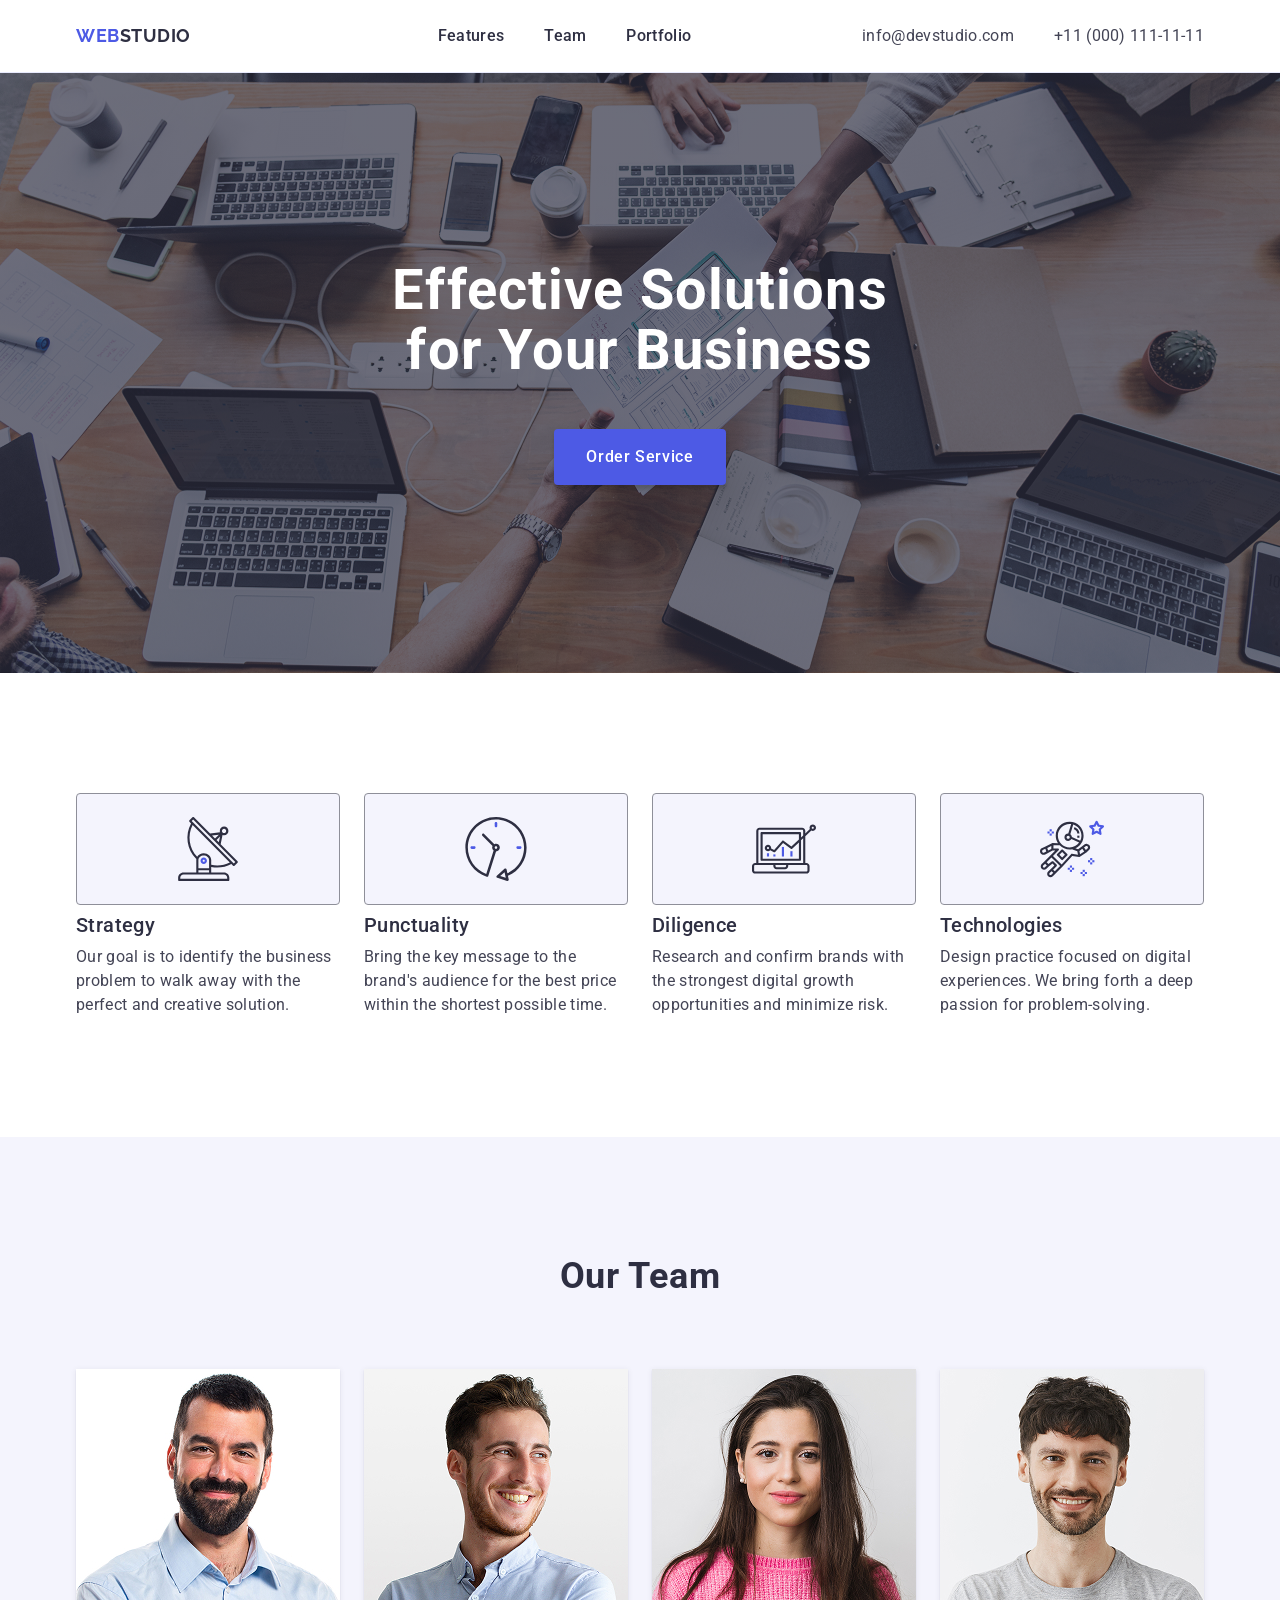
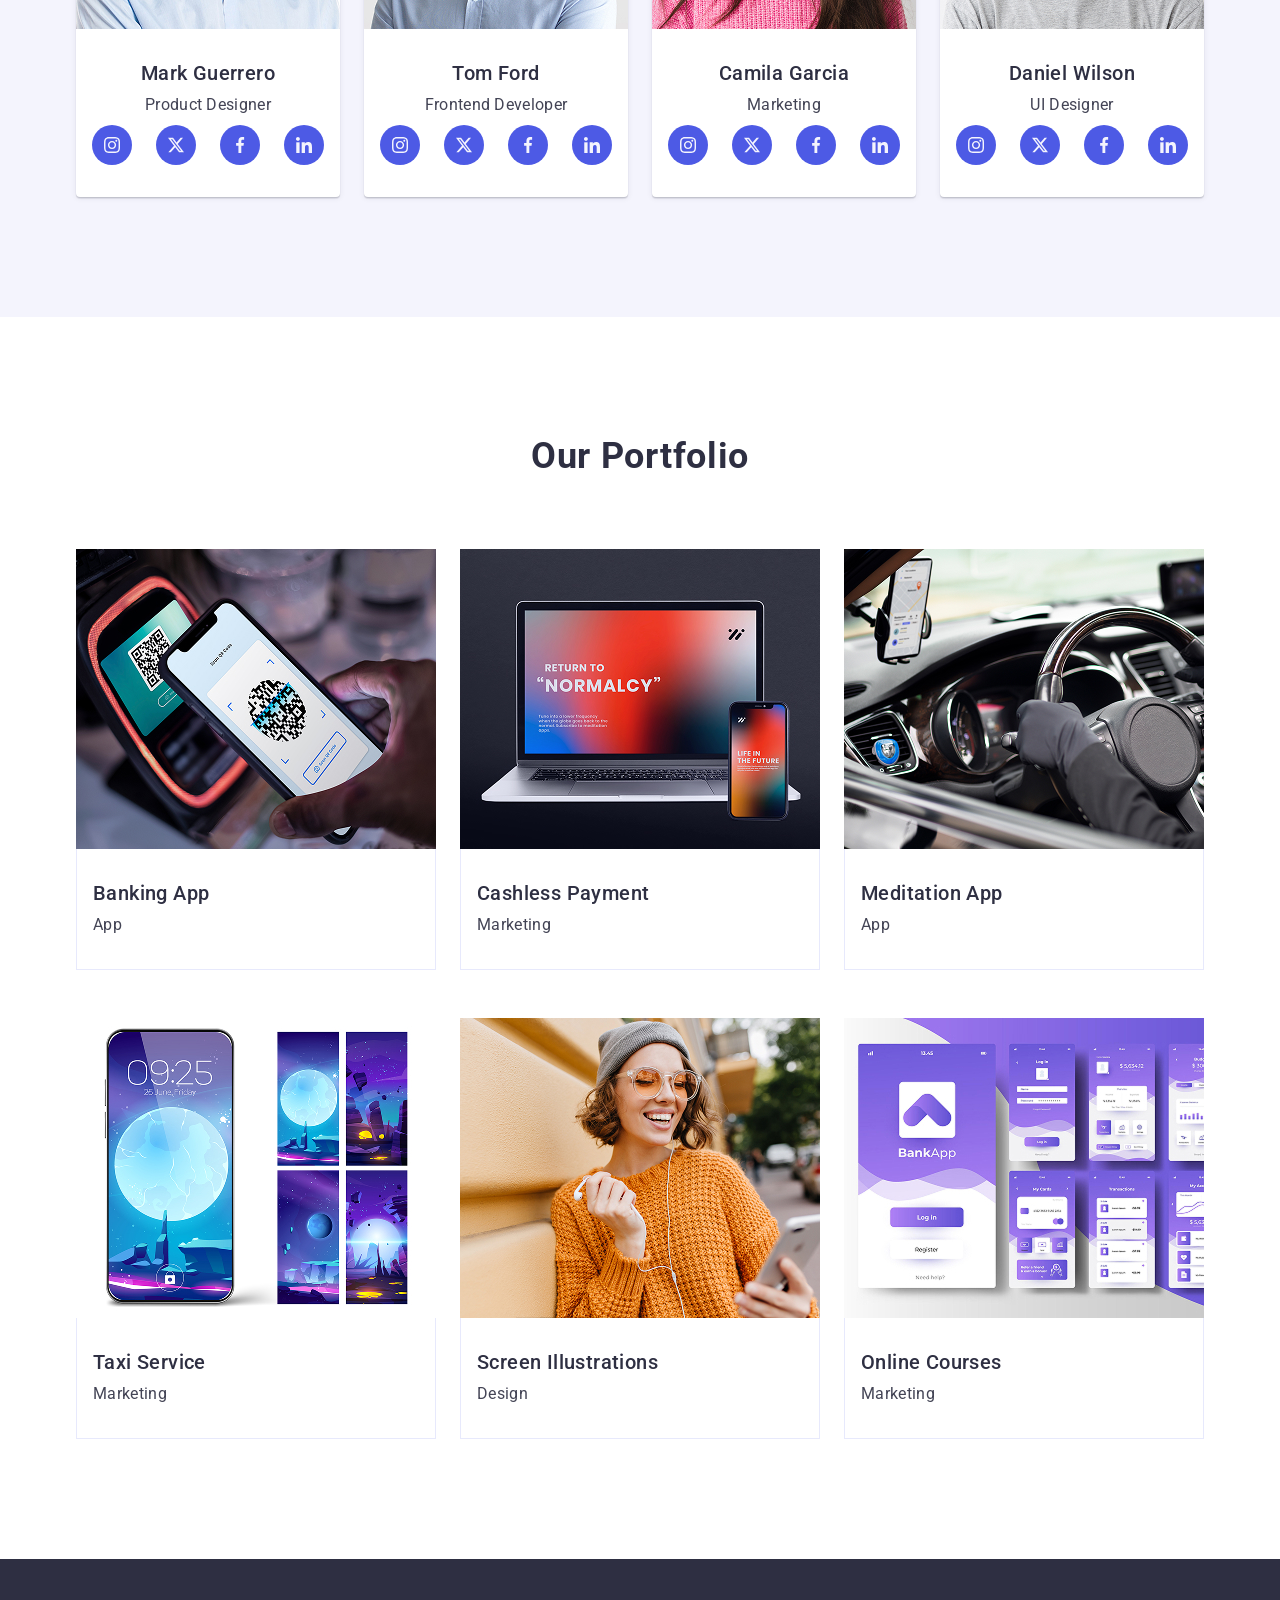
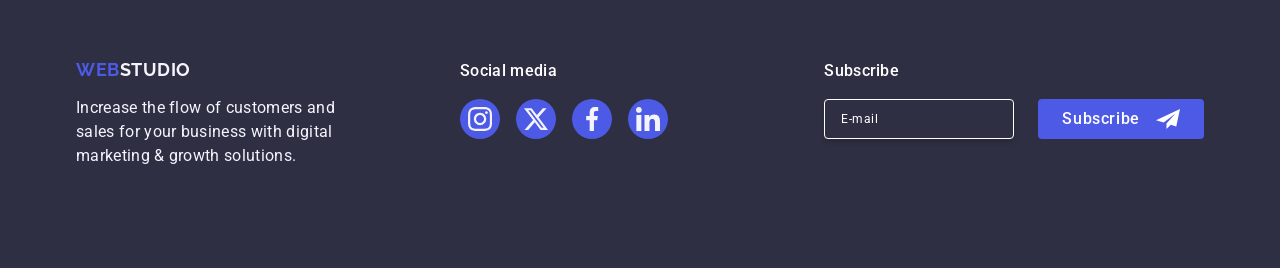
<file: index.html>
<!doctype html>
<html lang="en">
  <head>
    <meta charset="UTF-8" />
    <meta name="viewport" content="width=device-width, initial-scale=1.0" />
    <title>Document</title>

    <link rel="preconnect" href="https://fonts.googleapis.com" />
    <link rel="preconnect" href="https://fonts.gstatic.com" crossorigin />
    <link
      href="https://fonts.googleapis.com/css2?family=Raleway:wght@700&family=Roboto:wght@100..900&display=swap"
      rel="stylesheet"
    />
    <link
      rel="stylesheet"
      href="https://cdnjs.cloudflare.com/ajax/libs/modern-normalize/3.0.1/modern-normalize.min.css"
      integrity="sha512-q6WgHqiHlKyOqslT/lgBgodhd03Wp4BEqKeW6nNtlOY4quzyG3VoQKFrieaCeSnuVseNKRGpGeDU3qPmabCANg=="
      crossorigin="anonymous"
      referrerpolicy="no-referrer"
    />
    <link rel="stylesheet" href="./css/main.css" />
  </head>
  <body>
    <header id="header" class="header">
      <div class="container header-container">
        <a href="./index.html" class="header-logo">
          <span class="header-logo-web">Web</span
          ><span class="header-logo-studio">Studio</span>
        </a>
        <nav class="header-nav">
          <ul class="header-nav-list">
            <li class="header-nav-item">
              <a href="#features" class="header-nav-link current">Features</a>
            </li>
            <li class="header-nav-item">
              <a href="#team" class="header-nav-link">Team</a>
            </li>
            <li class="header-nav-item">
              <a href="#portfolio" class="header-nav-link">Portfolio</a>
            </li>
          </ul>
        </nav>

        <address class="header-address">
          <ul class="header-address-list">
            <li>
              <a href="mailto:info@devstudio.com" class="header-address-link"
                >info@devstudio.com</a
              >
            </li>
            <li>
              <a href="tel:+110001111111" class="header-address-link"
                >+11 (000) 111-11-11</a
              >
            </li>
          </ul>
        </address>
        <button
          class="menu-open-btn"
          type="button"
          aria-label="Open menu"
          data-menu-open
        >
          <svg width="24" height="24">
            <use href="./images/icons.svg#icon-burger"></use>
          </svg>
        </button>
      </div>
    </header>
    <main>
      <section id="hero" class="hero">
        <div class="container">
          <h1 class="hero-title">Effective Solutions for Your Business</h1>
          <button type="button" class="hero-btn" data-modal-open>
            Order Service
          </button>
        </div>
      </section>
      <section id="features" class="features">
        <div class="container">
          <h2 class="sr-only">Our features</h2>

          <ul class="features-list">
            <li class="features-item">
              <div class="features-icon-box">
                <svg class="features-icon" width="64" height="64">
                  <use href="./images/icons.svg#antena"></use>
                </svg>
              </div>
              <h3 class="features-title">Strategy</h3>
              <p class="features-text">
                Our goal is to identify the business problem to walk away with
                the perfect and creative solution.
              </p>
            </li>

            <li class="features-item">
              <div class="features-icon-box">
                <svg class="features-icon" width="64" height="64">
                  <use href="./images/icons.svg#clock"></use>
                </svg>
              </div>
              <h3 class="features-title">Punctuality</h3>
              <p class="features-text">
                Bring the key message to the brand's audience for the best price
                within the shortest possible time.
              </p>
            </li>

            <li class="features-item">
              <div class="features-icon-box">
                <svg class="features-icon" width="64" height="64">
                  <use href="./images/icons.svg#diagram"></use>
                </svg>
              </div>
              <h3 class="features-title">Diligence</h3>
              <p class="features-text">
                Research and confirm brands with the strongest digital growth
                opportunities and minimize risk.
              </p>
            </li>

            <li class="features-item">
              <div class="features-icon-box">
                <svg class="features-icon" width="64" height="64">
                  <use href="./images/icons.svg#astronaut"></use>
                </svg>
              </div>
              <h3 class="features-title">Technologies</h3>
              <p class="features-text">
                Design practice focused on digital experiences. We bring forth a
                deep passion for problem-solving.
              </p>
            </li>
          </ul>
        </div>
      </section>
      <section id="team" class="team">
        <div class="container">
          <h2 class="team-title">Our Team</h2>
          <ul class="team-list">
            <li class="team-item">
              <img
                src="./images/team-1.jpg"
                srcset="./images/team-1.jpg 1x, ./images/team-1@2x.jpg 2x"
                alt="Mark Guerrero"
                width="264"
                height="260"
              />
              <div class="team-card-content">
                <h3 class="team-subtitle">Mark Guerrero</h3>
                <p class="team-text">Product Designer</p>
                <ul class="team-social-list">
                  <li class="team-social-item">
                    <a
                      class="team-social-link"
                      href="./images/icons.svg#instagram"
                      aria-label="Instagram"
                    >
                      <svg class="team-social-icon" width="16" height="16">
                        <use href="./images/icons.svg#instagram"></use>
                      </svg>
                    </a>
                  </li>
                  <li class="team-social-item">
                    <a
                      class="team-social-link"
                      href="./images/icons.svg#twitter"
                      aria-label="Twitter"
                    >
                      <svg class="team-social-icon" width="16" height="16">
                        <use href="./images/icons.svg#twitter"></use>
                      </svg>
                    </a>
                  </li>
                  <li class="team-social-item">
                    <a
                      class="team-social-link"
                      href="./images/icons.svg#facebook"
                      aria-label="Facebook"
                    >
                      <svg class="team-social-icon" width="16" height="16">
                        <use href="./images/icons.svg#facebook"></use>
                      </svg>
                    </a>
                  </li>
                  <li class="team-social-item">
                    <a
                      class="team-social-link"
                      href="./images/icons.svg#linkedin"
                      aria-label="LinkedIn"
                    >
                      <svg class="team-social-icon" width="16" height="16">
                        <use href="./images/icons.svg#linkedin"></use>
                      </svg>
                    </a>
                  </li>
                </ul>
              </div>
            </li>
            <li class="team-item">
              <img
                src="./images/team-2.jpg"
                srcset="./images/team-2.jpg 1x, ./images/team-2@2x.jpg 2x"
                alt="Tom Ford"
                width="264"
                height="260"
              />
              <div class="team-card-content">
                <h3 class="team-subtitle">Tom Ford</h3>
                <p class="team-text">Frontend Developer</p>
                <ul class="team-social-list">
                  <li class="team-social-item">
                    <a class="team-social-link" href="" aria-label="Instagram">
                      <svg class="team-social-icon" width="16" height="16">
                        <use href="./images/icons.svg#instagram"></use>
                      </svg>
                    </a>
                  </li>
                  <li class="team-social-item">
                    <a class="team-social-link" href="" aria-label="Twitter">
                      <svg class="team-social-icon" width="16" height="16">
                        <use href="./images/icons.svg#twitter"></use>
                      </svg>
                    </a>
                  </li>
                  <li class="team-social-item">
                    <a class="team-social-link" href="" aria-label="Facebook">
                      <svg class="team-social-icon" width="16" height="16">
                        <use href="./images/icons.svg#facebook"></use>
                      </svg>
                    </a>
                  </li>
                  <li class="team-social-item">
                    <a class="team-social-link" href="" aria-label="LinkedIn">
                      <svg class="team-social-icon" width="16" height="16">
                        <use href="./images/icons.svg#linkedin"></use>
                      </svg>
                    </a>
                  </li>
                </ul>
              </div>
            </li>
            <li class="team-item">
              <img
                src="./images/team-3.jpg"
                srcset="./images/team-3.jpg 1x, ./images/team-3@2x.jpg 2x"
                alt="Camila Garcia"
                width="264"
                height="260"
              />
              <div class="team-card-content">
                <h3 class="team-subtitle">Camila Garcia</h3>
                <p class="team-text">Marketing</p>
                <ul class="team-social-list">
                  <li class="team-social-item">
                    <a class="team-social-link" href="" aria-label="Instagram">
                      <svg class="team-social-icon" width="16" height="16">
                        <use href="./images/icons.svg#instagram"></use>
                      </svg>
                    </a>
                  </li>
                  <li class="team-social-item">
                    <a class="team-social-link" href="" aria-label="Twitter">
                      <svg class="team-social-icon" width="16" height="16">
                        <use href="./images/icons.svg#twitter"></use>
                      </svg>
                    </a>
                  </li>
                  <li class="team-social-item">
                    <a class="team-social-link" href="" aria-label="Facebook">
                      <svg class="team-social-icon" width="16" height="16">
                        <use href="./images/icons.svg#facebook"></use>
                      </svg>
                    </a>
                  </li>
                  <li class="team-social-item">
                    <a class="team-social-link" href="" aria-label="LinkedIn">
                      <svg class="team-social-icon" width="16" height="16">
                        <use href="./images/icons.svg#linkedin"></use>
                      </svg>
                    </a>
                  </li>
                </ul>
              </div>
            </li>
            <li class="team-item">
              <img
                src="./images/team-4.jpg"
                srcset="./images/team-4.jpg 1x, ./images/team-4@2x.jpg 2x"
                alt="Daniel Wilson"
                width="264"
                height="260"
              />
              <div class="team-card-content">
                <h3 class="team-subtitle">Daniel Wilson</h3>
                <p class="team-text">UI Designer</p>
                <ul class="team-social-list">
                  <li class="team-social-item">
                    <a
                      class="team-social-link"
                      href="./images/icons.svg#instagram"
                      aria-label="Instagram"
                    >
                      <svg class="team-social-icon" width="16" height="16">
                        <use href="./images/icons.svg#instagram"></use>
                      </svg>
                    </a>
                  </li>
                  <li class="team-social-item">
                    <a
                      class="team-social-link"
                      href="./images/icons.svg#twitter"
                      aria-label="Twitter"
                    >
                      <svg class="team-social-icon" width="16" height="16">
                        <use href="./images/icons.svg#twitter"></use>
                      </svg>
                    </a>
                  </li>
                  <li class="team-social-item">
                    <a
                      class="team-social-link"
                      href="./images/icons.svg#facebook"
                      aria-label="Facebook"
                    >
                      <svg class="team-social-icon" width="16" height="16">
                        <use href="./images/icons.svg#facebook"></use>
                      </svg>
                    </a>
                  </li>
                  <li class="team-social-item">
                    <a
                      class="team-social-link"
                      href="./images/icons.svg#linkedin"
                      aria-label="LinkedIn"
                    >
                      <svg class="team-social-icon" width="16" height="16">
                        <use href="./images/icons.svg#linkedin"></use>
                      </svg>
                    </a>
                  </li>
                </ul>
              </div>
            </li>
          </ul>
        </div>
      </section>
      <section id="portfolio" class="portfolio">
        <div class="container">
          <h2 class="portfolio-title">Our Portfolio</h2>
          <ul class="portfolio-list">
            <li class="portfolio-item">
              <div class="portfolio-thumb">
                <img
                  src="./images/portfolio-1.jpg"
                  srcset="
                    ./images/portfolio-1.jpg    1x,
                    ./images/portfolio-1@2x.jpg 2x
                  "
                  alt="Banking App"
                  width="360"
                  height="300"
                />
                <p class="portfolio-overlay">
                  14 Stylish and User-Friendly App Design Concepts · Task
                  Manager App · Calorie Tracker App · Exotic Fruit Ecommerce
                  Store · Cloud Storage App
                </p>
              </div>
              <div class="portfolio-card-content">
                <h3 class="portfolio-subtitle">Banking App</h3>
                <p class="portfolio-text">App</p>
              </div>
            </li>
            <li class="portfolio-item">
              <div class="portfolio-thumb">
                <img
                  src="./images/portfolio-2.jpg"
                  srcset="
                    ./images/portfolio-2.jpg    1x,
                    ./images/portfolio-2@2x.jpg 2x
                  "
                  alt="Cashless Payment"
                  width="360"
                  height="300"
                />
                <p class="portfolio-overlay">
                  14 Stylish and User-Friendly App Design Concepts · Task
                  Manager App · Calorie Tracker App · Exotic Fruit Ecommerce
                  Store · Cloud Storage App
                </p>
              </div>
              <div class="portfolio-card-content">
                <h3 class="portfolio-subtitle">Cashless Payment</h3>
                <p class="portfolio-text">Marketing</p>
              </div>
            </li>
            <li class="portfolio-item">
              <div class="portfolio-thumb">
                <img
                  src="./images/portfolio-3.jpg"
                  srcset="
                    ./images/portfolio-3.jpg    1x,
                    ./images/portfolio-3@2x.jpg 2x
                  "
                  alt="Meditation App"
                  width="360"
                  height="300"
                />
                <p class="portfolio-overlay">
                  14 Stylish and User-Friendly App Design Concepts · Task
                  Manager App · Calorie Tracker App · Exotic Fruit Ecommerce
                  Store · Cloud Storage App
                </p>
              </div>
              <div class="portfolio-card-content">
                <h3 class="portfolio-subtitle">Meditation App</h3>
                <p class="portfolio-text">App</p>
              </div>
            </li>
            <li class="portfolio-item">
              <div class="portfolio-thumb">
                <img
                  src="./images/portfolio-4.jpg"
                  srcset="
                    ./images/portfolio-4.jpg    1x,
                    ./images/portfolio-4@2x.jpg 2x
                  "
                  alt="Taxi Service"
                  width="360"
                  height="300"
                />
                <p class="portfolio-overlay">
                  14 Stylish and User-Friendly App Design Concepts · Task
                  Manager App · Calorie Tracker App · Exotic Fruit Ecommerce
                  Store · Cloud Storage App
                </p>
              </div>
              <div class="portfolio-card-content">
                <h3 class="portfolio-subtitle">Taxi Service</h3>
                <p class="portfolio-text">Marketing</p>
              </div>
            </li>
            <li class="portfolio-item">
              <div class="portfolio-thumb">
                <img
                  src="./images/portfolio-5.jpg"
                  srcset="
                    ./images/portfolio-5.jpg    1x,
                    ./images/portfolio-5@2x.jpg 2x
                  "
                  alt="Screen Illustrations"
                  width="360"
                  height="300"
                />
                <p class="portfolio-overlay">
                  14 Stylish and User-Friendly App Design Concepts · Task
                  Manager App · Calorie Tracker App · Exotic Fruit Ecommerce
                  Store · Cloud Storage App
                </p>
              </div>
              <div class="portfolio-card-content">
                <h3 class="portfolio-subtitle">Screen Illustrations</h3>
                <p class="portfolio-text">Design</p>
              </div>
            </li>
            <li class="portfolio-item">
              <div class="portfolio-thumb">
                <img
                  src="./images/portfolio.jpg"
                  srcset="
                    ./images/portfolio.jpg    1x,
                    ./images/portfolio@2x.jpg 2x
                  "
                  alt="Online Courses"
                  width="360"
                  height="300"
                />
                <p class="portfolio-overlay">
                  14 Stylish and User-Friendly App Design Concepts · Task
                  Manager App · Calorie Tracker App · Exotic Fruit Ecommerce
                  Store · Cloud Storage App
                </p>
              </div>
              <div class="portfolio-card-content">
                <h3 class="portfolio-subtitle">Online Courses</h3>
                <p class="portfolio-text">Marketing</p>
              </div>
            </li>
          </ul>
        </div>
      </section>
    </main>
    <footer id="footer" class="footer">
      <div class="container footer-container">
        <div class="footer-info">
          <a class="footer-logo" href="./index.html"
            >Web<span class="footer-logo-studio">Studio</span></a
          >
          <p class="footer-text">
            Increase the flow of customers and sales for your business with
            digital marketing & growth solutions.
          </p>
        </div>

        <div class="footer-social">
          <p class="footer-social-title">Social media</p>
          <ul class="footer-social-list">
            <li class="footer-social-item">
              <a
                class="footer-social-link"
                href="https://instagram.com"
                target="_blank"
                rel="noopener noreferrer"
                aria-label="Instagram"
              >
                <svg class="footer-social-icon" width="24" height="24">
                  <use href="./images/icons.svg#instagram"></use>
                </svg>
              </a>
            </li>
            <li class="footer-social-item">
              <a
                class="footer-social-link"
                href="https://twitter.com"
                target="_blank"
                rel="noopener noreferrer"
                aria-label="Twitter"
              >
                <svg class="footer-social-icon" width="24" height="24">
                  <use href="./images/icons.svg#twitter"></use>
                </svg>
              </a>
            </li>
            <li class="footer-social-item">
              <a
                class="footer-social-link"
                href="https://facebook.com"
                target="_blank"
                rel="noopener noreferrer"
                aria-label="Facebook"
              >
                <svg class="footer-social-icon" width="24" height="24">
                  <use href="./images/icons.svg#facebook"></use>
                </svg>
              </a>
            </li>
            <li class="footer-social-item">
              <a
                class="footer-social-link"
                href="https://linkedin.com"
                target="_blank"
                rel="noopener noreferrer"
                aria-label="LinkedIn"
              >
                <svg class="footer-social-icon" width="24" height="24">
                  <use href="./images/icons.svg#linkedin"></use>
                </svg>
              </a>
            </li>
          </ul>
        </div>
        <div class="footer-subscribe">
          <p class="footer-subscribe-title">Subscribe</p>
          <form class="footer-form" name="subscribe_form">
            <label class="footer-form-field">
              <input
                type="email"
                name="user_email"
                class="footer-input"
                placeholder="E-mail"
                aria-label="E-mail"
                required
              />
            </label>
            <button type="submit" class="footer-btn">
              Subscribe
              <svg class="footer-btn-icon" width="24" height="24">
                <use href="./images/icons.svg#send"></use>
              </svg>
            </button>
          </form>
        </div>
      </div>
    </footer>
    <div class="backdrop" id="modal" data-modal>
      <div class="modal">
        <button
          type="button"
          class="modal-close-btn"
          data-modal-close
          aria-label="Close modal"
        >
          <svg class="modal-close-icon" width="8" height="8">
            <use href="./images/icons.svg#close"></use>
          </svg>
        </button>

        <p class="modal-title">Leave your contacts and we will call you back</p>

        <form class="modal-form" name="order_form">
          <div class="modal-field">
            <label for="user-name" class="modal-label">Name</label>
            <div class="input-wrap">
              <input
                type="text"
                id="user-name"
                name="user_name"
                class="modal-input"
                required
              />
              <svg class="modal-icon" width="18" height="24">
                <use href="./images/icons.svg#person"></use>
              </svg>
            </div>
          </div>

          <div class="modal-field">
            <label for="user-phone" class="modal-label">Phone</label>
            <div class="input-wrap">
              <input
                type="tel"
                id="user-phone"
                name="user_phone"
                class="modal-input"
                required
              />
              <svg class="modal-icon" width="18" height="24">
                <use href="./images/icons.svg#phone"></use>
              </svg>
            </div>
          </div>

          <div class="modal-field">
            <label for="user-email" class="modal-label">Email</label>
            <div class="input-wrap">
              <input
                type="email"
                id="user-email"
                name="user_email"
                class="modal-input"
                required
              />
              <svg class="modal-icon" width="18" height="24">
                <use href="./images/icons.svg#email"></use>
              </svg>
            </div>
          </div>

          <div class="modal-field modal-field-comment">
            <label for="user-comment" class="modal-label">Comment</label>
            <textarea
              id="user-comment"
              name="user_comment"
              class="modal-textarea"
              placeholder="Text input"
            ></textarea>
          </div>

          <div class="modal-field-checkbox">
            <input
              type="checkbox"
              id="user-privacy"
              name="user_privacy"
              value="true"
              class="visually-hidden modal-checkbox"
              required
            />
            <label for="user-privacy" class="checkbox-label">
              <span class="custom-checkbox">
                <svg class="checkbox-icon" width="10" height="8">
                  <use href="./images/icons.svg#check-mark"></use>
                </svg>
              </span>
              <span class="checkbox-text">
                I accept the terms and conditions of the
                <a href="#" class="privacy-link">Privacy Policy</a>
              </span>
            </label>
          </div>

          <button type="submit" class="modal-submit-btn">Send</button>
        </form>
      </div>
    </div>

    <div id="mobile-menu" class="mobile-menu" data-menu>
      <div class="container mobile-container">
        <button
          class="mobile-menu-close-btn"
          type="button"
          aria-label="Close menu"
          data-menu-close
        >
          <svg
            class="mobile-menu-close-icon"
            width="8"
            height="8"
            viewBox="0 0 8 8"
            fill="none"
            xmlns="http://www.w3.org/2000/svg"
          >
            <path
              fill-rule="evenodd"
              clip-rule="evenodd"
              d="M8 0.805714L7.19429 0L4 3.19429L0.805714 0L0 0.805714L3.19429 4L0 7.19429L0.805714 8L4 4.805714L7.19429 8L8 7.19429L4.805714 4L8 0.805714Z"
              fill="#2E2F42"
            />
          </svg>
        </button>

        <nav class="mobile-menu-nav">
          <ul class="mobile-menu-nav-list">
            <li class="mobile-menu-nav-item">
              <a class="mobile-menu-nav-link current" href="./index.html"
                >Studio</a
              >
            </li>
            <li class="mobile-menu-nav-item">
              <a class="mobile-menu-nav-link" href="">Portfolio</a>
            </li>
            <li class="mobile-menu-nav-item">
              <a class="mobile-menu-nav-link" href="">Contacts</a>
            </li>
          </ul>
        </nav>

        <div class="mobile-menu-bottom">
          <address class="mobile-menu-address">
            <ul class="mobile-menu-address-list">
              <li class="mobile-menu-address-item">
                <a
                  class="mobile-menu-address-link accent"
                  href="tel:+110001111111"
                  >+11 (000) 111-11-11</a
                >
              </li>
              <li class="mobile-menu-address-item">
                <a
                  class="mobile-menu-address-link"
                  href="mailto:info@devstudio.com"
                  >info@devstudio.com</a
                >
              </li>
            </ul>
          </address>

          <ul class="mobile-menu-social-list">
            <li class="mobile-menu-social-item">
              <a
                class="mobile-menu-social-link"
                href=""
                target="_blank"
                rel="noopener noreferrer"
                aria-label="Instagram"
              >
                <svg class="mobile-menu-social-icon" width="24" height="24">
                  <use href="./images/icons.svg#instagram"></use>
                </svg>
              </a>
            </li>
            <li class="mobile-menu-social-item">
              <a
                class="mobile-menu-social-link"
                href=""
                target="_blank"
                rel="noopener noreferrer"
                aria-label="Twitter"
              >
                <svg class="mobile-menu-social-icon" width="24" height="24">
                  <use href="./images/icons.svg#twitter"></use>
                </svg>
              </a>
            </li>
            <li class="mobile-menu-social-item">
              <a
                class="mobile-menu-social-link"
                href=""
                target="_blank"
                rel="noopener noreferrer"
                aria-label="Facebook"
              >
                <svg class="mobile-menu-social-icon" width="24" height="24">
                  <use href="./images/icons.svg#facebook"></use>
                </svg>
              </a>
            </li>
            <li class="mobile-menu-social-item">
              <a
                class="mobile-menu-social-link"
                href=""
                target="_blank"
                rel="noopener noreferrer"
                aria-label="LinkedIn"
              >
                <svg class="mobile-menu-social-icon" width="24" height="24">
                  <use href="./images/icons.svg#linkedin"></use>
                </svg>
              </a>
            </li>
          </ul>
        </div>
      </div>
    </div>
    <script>
      (() => {
        const modalRefs = {
          openModalBtn: document.querySelector("[data-modal-open]"),
          closeModalBtn: document.querySelector("[data-modal-close]"),
          modal: document.querySelector("[data-modal]"),
        };

        if (
          modalRefs.openModalBtn &&
          modalRefs.closeModalBtn &&
          modalRefs.modal
        ) {
          modalRefs.openModalBtn.addEventListener("click", () => {
            modalRefs.modal.classList.add("is-open");
          });
          modalRefs.closeModalBtn.addEventListener("click", () => {
            modalRefs.modal.classList.remove("is-open");
          });
        }

        const openMenuBtn = document.querySelector("[data-menu-open]");
        const closeMenuBtn = document.querySelector("[data-menu-close]");
        const menu = document.querySelector("[data-menu]");

        if (openMenuBtn && closeMenuBtn && menu) {
          openMenuBtn.addEventListener("click", () => {
            menu.classList.remove("hide");
          });
          closeMenuBtn.addEventListener("click", () => {
            menu.classList.add("hide");
          });
        }
      })();
    </script>
  </body>
</html>
</file>
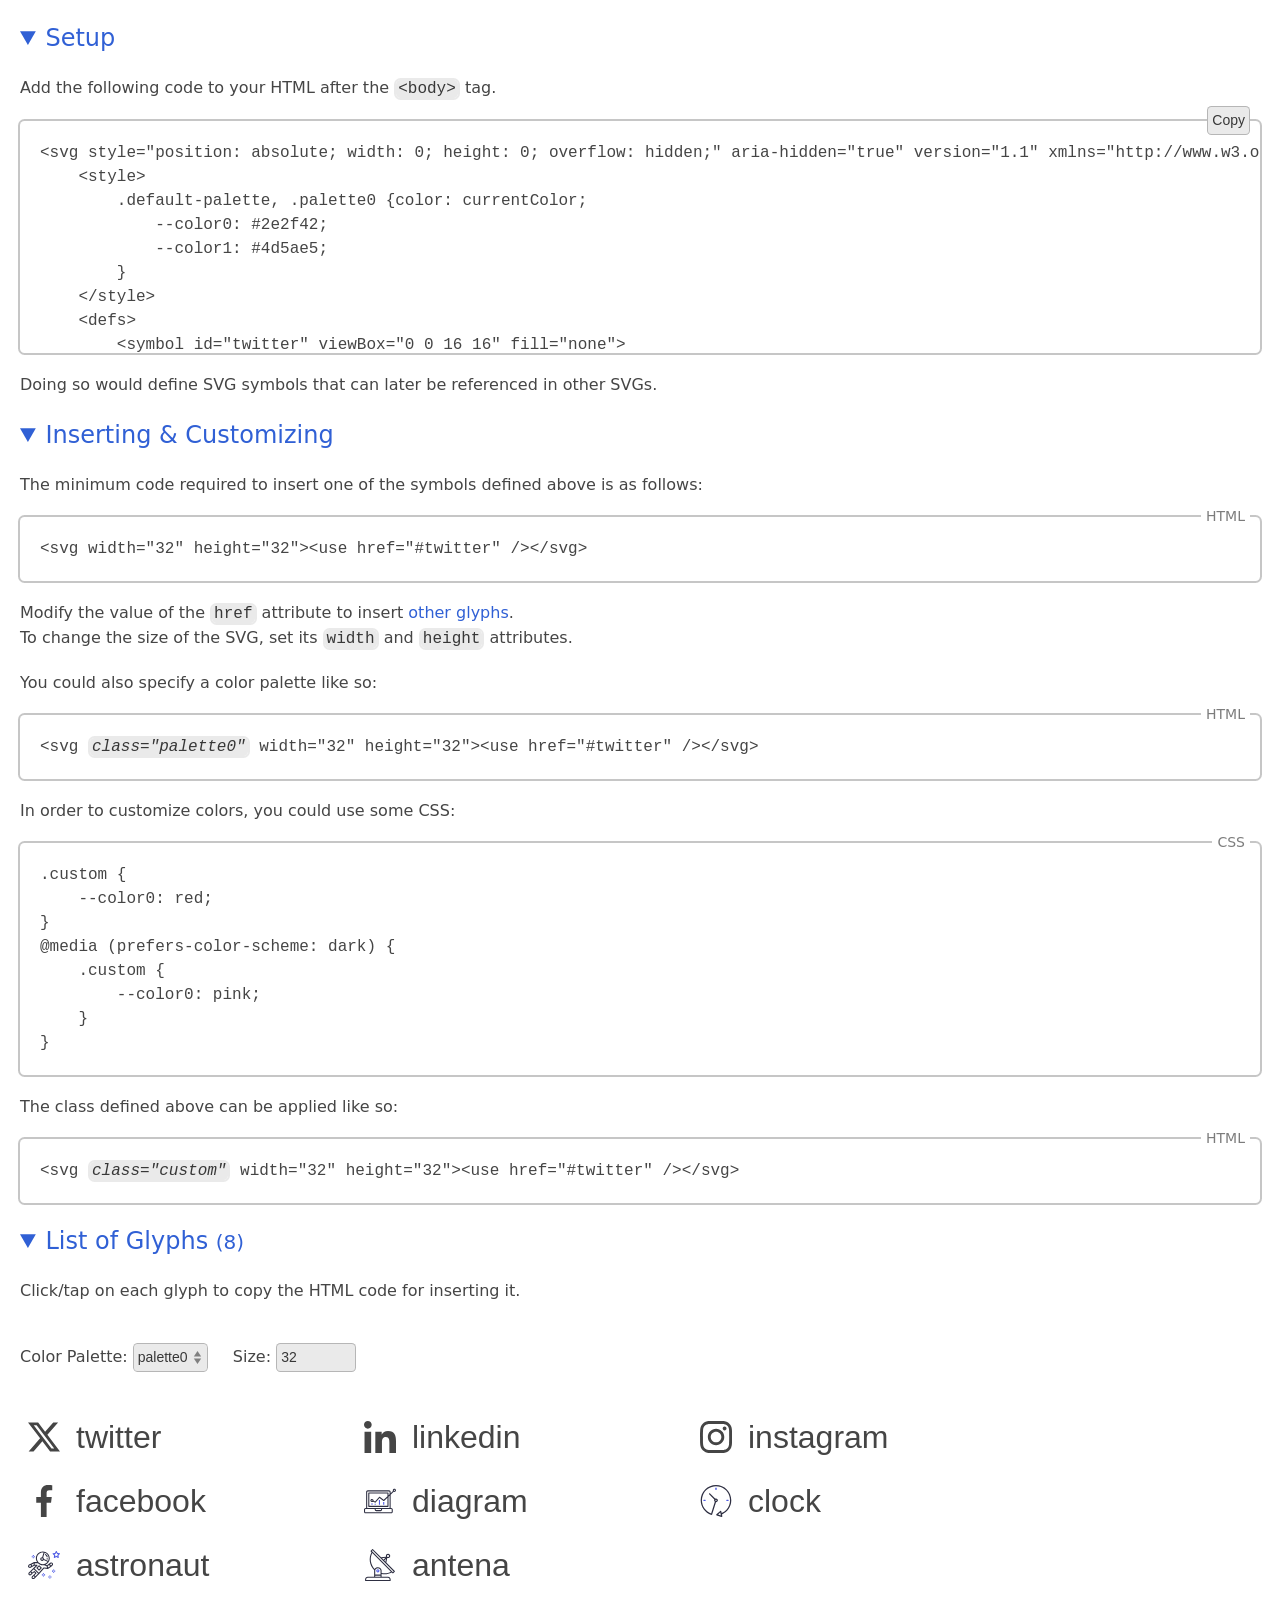
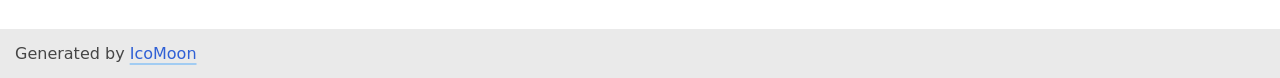
<file: images/icons/demo.html>
<!doctype html>
<html lang="en">
<head>
    <title>SVG symbol defs | Demo &amp; Reference</title>
    <meta charset="utf-8">
    <meta name="viewport" content="width=device-width, initial-scale=1">
    <meta name="description" content="">
    <!-- The following CSS is not required for using generated glyphs. -->
    <style>::selection{color:var(--off7);background:var(--blue2)}a{color:var(--blue0);text-decoration:none}a:active{color:var(--off7)}@media (hover){a:hover{color:var(--off7)}}.decoratedLinks a{text-decoration:underline;text-decoration-thickness:2px;text-decoration-skip-ink:none;text-decoration-color:var(--color, var(--blue2));text-underline-offset:4px;transition:text-decoration .3s,text-decoration-color .5s,text-underline-offset .3s,color .2s}.decoratedLinks a:hover{--color: var(--off5);text-underline-offset:6px}.decoratedLinks ._noLine,.undecoratedLinks a{text-decoration:none}.decoratedLinks a:focus-visible{text-decoration:none}@keyframes focusRingAnimation{0%{outline-width:4px}}:root,:root.light{color-scheme:light;background:var(--on2);color:var(--fg);font-family:ui-sans-serif,system-ui,-apple-system,sans-serif;font-size:16px;line-height:1.5;--bg: #eaeaea;--fg: #454545;--red-rgb: 215, 0, 21;--red: rgb(var(--red-rgb));--orange: rgb(242, 141, 0);--green: #00a100;--focus: rgba(0, 195, 255, .8);--blue0: #3060d5;--blue2: #a2ccf2;--on2: #fff;--off4: rgba(0, 0, 0, .2254);--off5: rgba(0, 0, 0, .5127);--off6: rgba(0, 0, 0, .7659);--off7: #000}@media (prefers-color-scheme: dark){:root{color-scheme:dark;--bg: #242424;--fg: #bababa;--red-rgb: 255, 105, 97;--red: rgb(var(--red-rgb));--orange: rgb(255, 159, 10);--green: #5eba6e;--focus: rgba(0, 137, 179, .8);--blue0: #8abbef;--blue2: #3e6486;--on2: #000;--off4: rgba(255, 255, 255, .1649);--off5: rgba(255, 255, 255, .4257);--off6: rgba(255, 255, 255, .8142);--off7: #fff}}:root.dark{color-scheme:dark;--bg: #242424;--fg: #bababa;--red-rgb: 255, 105, 97;--red: rgb(var(--red-rgb));--orange: rgb(255, 159, 10);--green: #5eba6e;--focus: rgba(0, 137, 179, .8);--blue0: #8abbef;--blue2: #3e6486;--on2: #000;--off4: rgba(255, 255, 255, .1649);--off5: rgba(255, 255, 255, .4257);--off6: rgba(255, 255, 255, .8142);--off7: #fff}.mvn{margin-bottom:0;margin-top:0}.rltv{position:relative}.monospace,code,pre{font-family:ui-monospace,SFMono-Regular,SF Mono,Menlo,Consolas,Liberation Mono,monospace}body{margin:0;min-height:calc(100vh - 20px);padding-top:20px}details,section{padding:0 20px}details{margin-bottom:20px}details[open]{margin-bottom:0}summary{color:var(--blue0);cursor:default;font-size:1.5em;width:fit-content}summary:hover,summary:active{color:var(--off7)}h1,summary{font-weight:500}h1,strong,code,em{color:var(--off6)}code,em{background:var(--bg);box-shadow:0 0 0 2px var(--bg);margin:0 2px;padding:0 2px}footer{background:var(--bg);line-height:19px;margin-top:20px;padding:15px;position:sticky;top:100%}p{max-width:76ch}p,pre{margin-bottom:20px;margin-top:20px}ul{list-style-position:inside;margin:20px 0;padding:20px}.br0,a,button,code,em,input,pre,select,summary,textarea,ul{border-radius:4.5px}input,select,.copy{box-shadow:inset 0 0 0 1px var(--off4);background-color:var(--bg);border:0;color:var(--off6);font-size:14px;line-height:19px;margin:0;padding:5px}input:hover,input:active,select:hover,select:active,.copy:hover,.copy:active{color:var(--off7);box-shadow:inset 0 0 0 1px var(--off5)}input:focus,select:focus,.copy:focus{box-shadow:none}select{appearance:none;background-image:url([data-uri]);background-position:right center;background-repeat:no-repeat;background-size:1.5em 50%;padding-right:20px}label{display:inline-block;margin:20px 20px 0 0}:focus-visible{outline:3px solid;outline-color:var(--focus);box-shadow:none}:focus-visible:not(:invalid){animation:focusRingAnimation .2s}pre{box-shadow:0 0 0 2px var(--off4);overflow:scroll;padding:20px;position:relative}textarea{background:none;border:0;box-shadow:0 0 0 2px var(--off4);color:var(--fg);display:block;font-size:1rem;margin:10px 0;min-height:1.5em;padding:5px;resize:vertical;width:calc(100% - 10px)}[data-lang]{position:relative}[data-lang]:after{background:var(--on2);border-radius:4.5px;color:var(--off5);content:attr(data-lang);font-size:14px;line-height:1;padding:2px 5px;position:absolute;right:10px;top:-.7em}.copy{position:absolute;right:10px;top:-15px}.copy:disabled{background:var(--on2);box-shadow:inset 0 0 0 1px var(--green);color:var(--green);font-weight:600}
._demo_glyphs {
    background: var(--background, transparent);
    display: flex;
    flex-wrap: wrap;
    margin: 20px -20px 0;
    padding: 5px 20px 20px;
}

@media (prefers-color-scheme: dark) {
    :root.light ._demo_glyphs {
        background: var(--background, #000);
        color: #bababa;
        --on2: #000;
        --off4: currentColor;
        --green: #5eba6e;
    }
}
@media (prefers-color-scheme: light) {
    :root.light ._demo_glyphs {
        background: var(--background, #fff);
        color: #454545;
        --on2: #fff;
        --off4: currentColor;
        --green: #00a100;
    }
}

._demo_glyph {
    background: none;
    border: none;
    color: var(--color);
    font-family: sans-serif !important;
    font-size: var(--glyph-size);
    line-height: 1;
    margin: 1rem 1rem 0 0;
    overflow: hidden;
    padding: 0.5rem;
    padding: max(0.5rem, 0.15625em);
    text-align: left;
    text-overflow: ellipsis;
    white-space: nowrap;
    width: 10em;
    width: max(10em, 15rem);
}
._demo_glyph span {
    pointer-events: none;
}
.centered {
    display: flex;
    align-items: center;
}
.glyphTitle {
    overflow: hidden;
    text-overflow: ellipsis;
    line-height: 1.25;
}
button._demo_glyph:hover {
    box-shadow: 0 0 0 2px var(--color, var(--off4));
}
button._demo_glyph:active {
    box-shadow: 0 0 0 2px var(--color, var(--fg));
}
button._demo_glyph._demo_copied {
    box-shadow: 0 0 0 2px var(--green);
}
._demo_copied {
    position: relative;
}
._demo_copied::before {
    content: "";
}
._demo_copied::after {
    align-items: center;
    background: linear-gradient(to left, var(--background, var(--on2)) 8ch, transparent);
    color: var(--color, var(--green));
    content: "✓ Copied";
    display: flex;
    font-family: ui-sans-serif,system-ui,-apple-system,sans-serif !important;
    font-size: max(1rem, 0.5em);
    height: 100%;
    justify-content: right;
    line-height: 1;
    padding-right: 0.5em;
    position: absolute;
    right: 0;
    top: 0;
    width: 50%;
}
#_demo_defs-wrapper {position: relative;} #_demo_setup {max-height: 8lh;} #_demo_size {width: 5em;} ._demo_glyph svg {flex-shrink: 0; margin-right: 1rem; pointer-events: none;} body {--glyph-size: 32px;}</style>
</head>
<body>
<svg style="position: absolute; width: 0; height: 0; overflow: hidden;" aria-hidden="true" version="1.1" xmlns="http://www.w3.org/2000/svg" xmlns:xlink="http://www.w3.org/1999/xlink">
    <style>
        .default-palette, .palette0 {color: currentColor;
            --color0: #2e2f42;
            --color1: #4d5ae5;
        }
    </style>
    <defs>
        <symbol id="twitter" viewBox="0 0 16 16" fill="none">
            <path fill="currentColor" d="M12.6 0.75h2.454l-5.36 6.142L16 15.25h-4.937l-3.867-5.07-4.425 5.07H0.316l5.733-6.57L0 0.75h5.063l3.495 4.633zM11.74 13.778h1.36L4.323 2.145H2.865z" />
            <defs>
                <clipPath id="clip0_1084833_106">
                    <rect fill="#fff" width="16" height="16" />
                </clipPath>
            </defs>
        </symbol>
        <symbol id="linkedin" viewBox="0 0 16 16" fill="none">
            <g fill="currentColor" clip-path="url(#clip0_1084833_106)">
                <path d="M15.996 16l4e-3-6e-4v-5.868c0-2.8707-0.618-5.082-3.974-5.082-1.6133 0-2.696 0.8853-3.138 1.7246l-0.0466 0 0-1.4566-3.182 0 0 10.682h3.3133V10.71c0-1.3926 0.264-2.7393 1.9887-2.7393 1.6993 0 1.7246 1.5893 1.7246 2.8287V16z" />
                <path d="M0.264 5.318l3.3174 0 0 10.682H0.264z" />
                <path d="M1.9214 0C0.8607 0 0 0.8607 0 1.9213s0.8607 1.9394 1.9214 1.9394 1.9213-0.8787 1.9213-1.9394C3.842 0.8607 2.9814 0 1.9214 0z" />
            </g>
        </symbol>
        <symbol id="instagram" viewBox="0 0 16 16" fill="none">
            <g fill="currentColor" clip-path="url(#clip0_1084833_106)">
                <path d="M15.9843 4.704c-0.0375-0.8501-0.175-1.4346-0.3719-1.941-0.2032-0.5376-0.5157-1.0189-0.9252-1.419-0.4001-0.4063-0.8846-0.7221-1.4159-0.922-0.5094-0.197-1.0908-0.3345-1.941-0.3719C10.4738 94e-4 10.2019 0 8.0296 0 5.8573 0 5.5854 94e-4 4.7321 0.0469 3.882 0.0844 3.2975 0.222 2.7912 0.4188 2.2535 0.6219 1.7722 0.9345 1.3721 1.344 0.9658 1.7441 0.6501 2.2286 0.45 2.7599 0.2531 3.2694 0.1156 3.8507 0.0781 4.7009c-0.0406 0.8565-0.05 1.1284-0.05 3.3007 0 2.1723 94e-4 2.4442 0.0469 3.2975 0.0374 0.8501 0.175 1.4346 0.372 1.941 0.2031 0.5376 0.5188 1.0189 0.9251 1.419 0.4001 0.4063 0.8846 0.7221 1.4159 0.9221 0.5095 0.1969 1.0908 0.3344 1.9411 0.3719C5.5823 15.9907 5.8543 16 8.0266 16c2.1723 0 2.4442-93e-4 3.2975-0.0469 0.8501-0.0375 1.4346-0.175 1.9409-0.3719 1.0753-0.4158 1.9254-1.2659 2.3412-2.3411 0.1968-0.5095 0.3344-1.0909 0.3719-1.941 0.0375-0.8533 0.0469-1.1252 0.0469-3.2975 0-2.1723-32e-4-2.4442-0.0407-3.2976zM14.5435 11.2366c-0.0345 0.7814-0.1657 1.2033-0.2751 1.4846-0.2689 0.6971-0.8221 1.2503-1.5191 1.5191-0.2813 0.1094-0.7063 0.2407-1.4847 0.275-0.8439 0.0376-1.097 0.0469-3.2318 0.0469-2.1348 0-2.3911-93e-4-3.232-0.0469-0.7814-0.0343-1.2033-0.1656-1.4846-0.275-0.3469-0.1282-0.6626-0.3313-0.9189-0.597-0.2657-0.2595-0.4688-0.572-0.597-0.9189-0.1094-0.2813-0.2407-0.7064-0.275-1.4847-0.0376-0.8439-0.0469-1.0971-0.0469-3.2319 0-2.1348 93e-4-2.3911 0.0469-3.2318 0.0343-0.7814 0.1656-1.2034 0.275-1.4847 0.1282-0.347 0.3313-0.6626 0.6002-0.919 0.2593-0.2657 0.5719-0.4688 0.9189-0.5969C3.6007 1.666 4.0258 1.5347 4.804 1.5003 5.6479 1.4628 5.9012 1.4534 8.0359 1.4534c2.1379 0 2.391 94e-4 3.2319 0.0469 0.7814 0.0344 1.2034 0.1657 1.4847 0.2751 0.3468 0.1281 0.6626 0.3312 0.9189 0.5969 0.2656 0.2594 0.4688 0.572 0.597 0.919 0.1094 0.2813 0.2406 0.7063 0.2751 1.4847 0.0375 0.8439 0.0469 1.097 0.0469 3.2318 0 2.1348-94e-4 2.3849-0.0469 3.2288z" />
                <path d="M8.0297 3.8914c-2.2692 0-4.1102 1.8409-4.1102 4.1101 0 2.2693 1.841 4.1102 4.1102 4.1102 2.2692 0 4.1101-1.8409 4.1101-4.1102 0-2.2692-1.8409-4.1101-4.1102-4.1101zM8.0297 10.6677c-1.4721 0-2.6662-1.194-2.6662-2.6662s1.1941-2.6661 2.6662-2.6661c1.4722 0 2.6661 1.1939 2.6661 2.6661s-1.1939 2.6662-2.6661 2.6662z" />
                <path d="M13.262 3.7289c0 0.5299-0.4297 0.9595-0.9597 0.9595-0.5299 0-0.9595-0.4296-0.9595-0.9595 0-0.53 0.4296-0.9596 0.9595-0.9596 0.53 0 0.9597 0.4296 0.9597 0.9596z" />
            </g>
        </symbol>
        <symbol id="facebook" viewBox="0 0 16 16" fill="none">
            <path fill="currentColor" d="M10.6647 2.6567l1.4606 0v-2.544C11.8733 0.078 11.0067 0 9.9973 0 7.8913 0 6.4487 1.3247 6.4487 3.7593l0 2.2407h-2.324l0 2.844h2.324l0 7.156H9.298V8.8447l2.23 0 0.354-2.844-2.5847 0 0-1.9594c7e-4-0.822 0.222-1.3846 1.3674-1.3846z" />
        </symbol>
        <symbol id="diagram" viewBox="0 0 64 64" fill="none">
            <g fill="var(--color1, #4d5ae5)" clip-path="url(#clip0_1065735_1558)">
                <path d="M29.851 29.9292h2.1323v9.595H29.851z" />
                <path d="M38.3799 34.1936h2.1322v5.3306h-2.1322z" />
                <path d="M21.3222 37.392h2.1322v2.1322h-2.1322z" />
                <path d="M14.9255 36.3258h2.1322v3.1983h-2.1322z" />
                <path fill="var(--color0, #2e2f42)" d="M3.1983 56.5819h51.1732c1.7663 0 3.1984-1.432 3.1984-3.1983v-4.2644c0-1.7663-1.4321-3.1984-3.1984-3.1984h-1.0661V19.3342l6.0557-5.7366c1.4055 0.6929 3.1067 0.2723 4.0265-0.9973 0.9204-1.2692 0.7913-3.0167-0.305-4.1369S60.2424 7.176 58.953 8.0677c-1.2889 0.8923-1.747 2.5836-1.0849 4.0042l-4.5627 4.3253v-2.4596c0-1.7663-1.432-3.1983-3.1983-3.1983H7.4628c-1.7663 0-3.1984 1.432-3.1984 3.1983l0 31.9832H3.1983C1.4321 45.9208 0 47.3529 0 49.1192v4.2644c0 1.7663 1.4321 3.1983 3.1983 3.1983zM60.7682 9.6731c0.5887 0 1.0661 0.4774 1.0661 1.0662 0 0.5887-0.4774 1.0661-1.0661 1.0661-0.5888 0-1.0661-0.4774-1.0661-1.0661 0-0.5888 0.4773-1.0662 1.0661-1.0662zM6.3967 13.9376c0-0.5888 0.4773-1.0661 1.0661-1.0661h42.6443c0.5887 0 1.0661 0.4773 1.0661 1.0661v4.4773l-2.1322 2.026v-4.3711c0-0.5888-0.4774-1.0661-1.0661-1.0661H9.595c-0.5888 0-1.0661 0.4773-1.0661 1.0661l0 26.6527c0 0.5888 0.4773 1.0661 1.0661 1.0661h38.3799c0.5887 0 1.0661-0.4773 1.0661-1.0661V23.3738l2.1322-2.0203v24.5673H6.3967zM15.9916 27.797c-1.4424-42e-4-2.709 0.9568-3.0926 2.3472-0.3837 1.3904 0.2103 2.8652 1.4508 3.6012 1.24 0.7361 2.8199 0.5513 3.8563-0.4518l3.7059 1.8594c0.4305 0.2155 0.9526 0.1146 1.2727-0.2452l7.8777-8.8625 7.7438 5.8027c0.4154 0.3113 0.9954 0.278 1.3722-0.0786l6.7304-6.3753v16.2623H10.6611V17.1359h36.2477v5.3207l-7.543 7.1431-7.8089-5.8542c-0.4435-0.3322-1.0677-0.2697-1.4362 0.1442l-7.9859 8.9854-2.9855-1.493c0.0219-0.1281 0.0354-0.2572 0.0407-0.3868 0-1.7662-1.4321-3.1983-3.1984-3.1983zM17.0577 30.9953c0 0.5888-0.4773 1.0661-1.0661 1.0661-0.5887 0-1.0661-0.4773-1.0661-1.0661 0-0.5887 0.4774-1.0661 1.0661-1.0661 0.5888 0 1.0661 0.4774 1.0661 1.0661zM23.4544 48.0531h10.6611v1.0661c0 0.5887-0.4774 1.0661-1.0661 1.0661h-8.5289c-0.5888 0-1.0661-0.4774-1.0661-1.0661zM2.1322 49.1192c0-0.5888 0.4774-1.0661 1.0661-1.0661h18.1239v1.0661c0 1.7662 1.432 3.1983 3.1983 3.1983h8.5289c1.7662 0 3.1983-1.4321 3.1983-3.1983v-1.0661h18.1238c0.5888 0 1.0661 0.4773 1.0661 1.0661v4.2644c0 0.5887-0.4773 1.0661-1.0661 1.0661H3.1983c-0.5887 0-1.0661-0.4774-1.0661-1.0661z" />
            </g>
            <defs>
                <clipPath id="clip0_1065735_1558">
                    <rect fill="#fff" width="64" height="64" />
                </clipPath>
            </defs>
        </symbol>
        <symbol id="clock" viewBox="0 0 64 64" fill="var(--color1, #4d5ae5)">
            <path fill="var(--color0, #2e2f42)" d="M62.5933 30.6025C62.5899 13.6978 48.8828-34e-4 31.9776 0 15.0728 34e-4 1.3716 13.7109 1.375 30.6157c3e-3 13.3159 8.6138 25.1021 21.2989 29.1524 0.121 0.0381 0.247 0.0576 0.3735 0.0571 0.2412-5e-4 0.4775-0.0649 0.685-0.1875 0.2701-0.1597 0.4717-0.4136 0.5665-0.7129l7.7299-24.5c2.1133-0.0107 3.8174-1.7329 3.8062-3.8457-0.0108-2.1133-1.7324-3.8174-3.8457-3.8066-0.5684 24e-4-1.1294 0.1333-1.6402 0.3828L20.1372 16.9419c-0.5068-0.4893-1.3139-0.4751-1.8032 0.0312-0.4775 0.4947-0.4775 1.2779 0 1.7725l10.2066 10.2183c-0.7832 1.5986-0.3355 3.5283 1.0727 4.6181l-7.3652 23.3457C7.6924 51.5659 0.2393 35.4199 5.6011 20.8643 10.9629 6.3086 27.1089-1.1445 41.6646 4.2173c14.5556 5.3618 22.0088 21.5083 16.647 36.0635-2.6197 7.1113-8.002 12.8623-14.9244 15.9467l-0.7959-3.7485c-0.1455-0.689-0.8227-1.1294-1.5117-0.9834-0.2173 0.0464-0.4189 0.1485-0.5849 0.2964l-7.6739 6.8511c-0.5263 0.4682-0.5732 1.2744-0.1045 1.8008 0.1524 0.1709 0.3477 0.2978 0.5664 0.3676l9.7974 3.127c0.6704 0.2153 1.3887-0.1533 1.604-0.8242 0.0684-0.2119 0.0796-0.4375 0.0337-0.6553l-0.7822-3.6782c11.3286-4.7759 18.6841-15.8843 18.6577-28.1783zM31.9844 29.3272c0.7041 0 1.2754 0.5712 1.2754 1.2753 0 0.7046-0.5713 1.2754-1.2754 1.2754-0.7046 0-1.2754-0.5708-1.2754-1.2754 0-0.7041 0.5708-1.2753 1.2754-1.2753zM36.1851 59.0552l4.3681-3.8965 1.2056 5.6807z" />
            <path d="M30.709 6.3701v2.5508c0 0.7046 0.5708 1.2754 1.2754 1.2754 0.7041 0 1.2754-0.5708 1.2754-1.2754V6.3701c0-0.7041-0.5713-1.2754-1.2754-1.2754-0.7046 0-1.2754 0.5713-1.2754 1.2754z" />
            <path d="M7.752 29.3271c-0.7046 0-1.2754 0.5713-1.2754 1.2754 0 0.7046 0.5708 1.2754 1.2754 1.2754h2.5508c0.7045 0 1.2753-0.5708 1.2753-1.2754 0-0.7041-0.5708-1.2754-1.2753-1.2754z" />
            <path d="M56.2163 31.8779c0.7046 0 1.2754-0.5708 1.2754-1.2754 0-0.7041-0.5708-1.2754-1.2754-1.2754h-2.5508c-0.7041 0-1.2754 0.5713-1.2754 1.2754 0 0.7046 0.5713 1.2754 1.2754 1.2754z" />
        </symbol>
        <symbol id="astronaut" viewBox="0 0 64 64" fill="var(--color1, #4d5ae5)">
            <path d="M63.9481 9.0481c-0.1259-0.3851-0.4587-0.6666-0.8608-0.7254L59.2665 7.767 57.5566 4.3046c-0.3584-0.7297-1.5541-0.7297-1.9125-1e-4L53.9342 7.767l-3.821 0.5559c-0.4021 0.0586-0.7348 0.3392-0.8618 0.7253-0.1248 0.3861-0.0214 0.8106 0.2698 1.0933l2.766 2.6956-0.6528 3.8059c-0.0683 0.4 0.096 0.8043 0.4235 1.0433 0.3318 0.2411 0.7648 0.2709 1.1243 0.081l3.4176-1.7974 3.4177 1.7974c0.1558 0.0821 0.3275 0.1226 0.4971 0.1226 0.2208 0 0.4417-0.0682 0.6273-0.2037 0.3285-0.2389 0.4928-0.6433 0.4235-1.0433l-0.6527-3.8059 2.7659-2.6956c0.2897-0.2837 0.3944-0.7073 0.2695-1.0934zM59.0223 11.702c-0.2507 0.2443-0.3659 0.5984-0.3062 0.9441l0.3819 2.2282-2.001-1.0517c-0.1558-0.0822-0.3264-0.1227-0.4972-0.1227-0.1706 0-0.3402 0.0405-0.4971 0.1227l-2.0011 1.0517 0.3818-2.2282c0.0598-0.3457-0.0555-0.6987-0.3061-0.9441l-1.6203-1.5786 2.2379-0.3254c0.3478-0.0501 0.6476-0.2687 0.8033-0.5835l1.0005-2.0267 1.0005 2.0266c0.1558 0.3146 0.4555 0.5334 0.8033 0.5835l2.2379 0.3254z" />
            <path d="M52.2669 41.0444h-2.1334v2.1334h2.1334z" />
            <path d="M52.2669 45.3112h-2.1334v2.1334h2.1334z" />
            <path d="M54.4004 43.1778h-2.1335v2.1334h2.1335z" />
            <path d="M50.1335 43.1778h-2.1333v2.1334h2.1333z" />
            <path d="M44.8001 52.778h-2.1334v2.1333h2.1334z" />
            <path d="M44.8001 57.0446h-2.1334v2.1334h2.1334z" />
            <path d="M46.9336 54.9114l-2.1335-1e-4v2.1333l2.1335 2e-4z" />
            <path d="M42.6667 54.9113l-2.1334 1e-4v2.1334l2.1334-2e-4z" />
            <path d="M32 48.5113h-2.1334v2.1334H32z" />
            <path d="M32 52.778h-2.1334v2.1333H32z" />
            <path d="M34.1334 50.6445 32 50.6447v2.1333l2.1334-1e-4z" />
            <path d="M29.8666 50.6447l-2.1334-2e-4v2.1334l2.1334 1e-4z" />
            <path d="M11.733 12.244H9.5996l0 2.1334h2.1334z" />
            <path d="M11.733 16.5107H9.5996l0 2.1335h2.1334z" />
            <path d="M13.8663 14.3774H11.733v2.1333l2.1333 1e-4z" />
            <path d="M9.5996 14.3774H7.4662l0 2.1334 2.1334-1e-4z" />
            <path fill="var(--color0, #2e2f42)" d="M49.4295 28.3189c-0.5749-0.7755-1.4186-1.2746-2.3765-1.4091-0.9622-0.1365-1.9116 0.1162-2.6796 0.704l-2.5035 1.9189-11e-4 11e-4-3.7954 2.8342-2.7157-1.0817c4.8427-2.1728 8.2273-7.0166 8.2273-12.6402 0-7.646-6.2454-13.8668-13.9223-13.8668s-13.9222 6.2208-13.9222 13.8668c0 2.7713 0.8287 5.3484 2.24 7.5169l-5.5276-0.048c-32e-4 0-64e-4 0-96e-4 0-0.0171 0-0.0309 85e-4-0.0469 96e-4-0.1056 43e-4-0.2091 0.0257-0.3104 0.0619-0.0256 96e-4-0.0522 0.015-0.0767 0.0266-0.0128 54e-4-0.0256 64e-4-0.0384 0.0128l-6.4662 3.1925c-11e-4 0-21e-4 0-21e-4 1e-3l-3.7868 1.8211c-0.0417 0.0181-0.0843 0.0426-0.1259 0.0703-1.5094 1.0048-2.0236 2.9782-1.1968 4.591 0.4405 0.8576 1.1904 1.4891 2.112 1.7781 0.3553 0.1109 0.7179 0.1654 1.0784 0.1654 0.5793 0 1.1532-0.1419 1.6789-0.4224l2.7756-1.4762 4.528-2.3382 2.7137-0.016L4.3963 44.4237c-1e-3 11e-4-21e-4 11e-4-33e-4 21e-4l-2.6774 2.6666c-0.6325 0.6294-0.9802 1.4646-0.9802 2.3553 0 0.8897 0.3477 1.7269 0.9802 2.3574 0.6497 0.6464 1.5041 0.9707 2.3584 0.9707 0.8556 0 1.7088-0.3243 2.3606-0.9707l2.6283-2.6176 3.4816-2.5996 1.8017 1.7942-3.5233 3.5083c-1e-3 11e-4-21e-4 11e-4-33e-4 21e-4l-2.6774 2.6667c-0.6325 0.6294-0.9802 1.4645-0.9802 2.3553 0 0.8896 0.3477 1.7269 0.9802 2.3574 0.6497 0.6464 1.5052 0.9706 2.3596 0.9706 0.8544 0 1.7099-0.3242 2.3605-0.9706l6.9632-6.9334c12e-4-11e-4 12e-4-21e-4 22e-4-32e-4l2.0192-2.0001-75e-4-75e-4c0.0128-0.0127 0.0309-0.0171 0.0438-0.0308l10.3319-11.3165 6.942 0.9878c0.0501 75e-4 0.1002 0.0106 0.1504 0.0106 0.1291 0 0.2538-0.0308 0.3744-0.0767 0.0352-0.0128 0.0661-0.0299 0.0992-0.0469 0.0384-0.0192 0.0789-0.0299 0.1153-0.0544l6.4267-4.2667c0.0235-0.016 0.0362-0.0416 0.0586-0.0586 0.0256-0.0202 0.0576-0.0287 0.081-0.0512l2.5429-2.3819c1.3232-1.2398 1.5055-3.2707 0.4239-4.7235zM4.2608 35.5403c-0.3466 0.1856-0.7403 0.2228-1.1168 0.1035-0.3734-0.1163-0.6762-0.3713-0.8534-0.7158-0.3221-0.6272-0.1355-1.391 0.4288-1.8038l2.6273-1.264 0.8981 2.6251zM11.255 31.8848 8.1585 33.4849 7.2807 30.9183l4.0535-2.0011zM41.4539 18.644c0 1.8368-0.4384 3.5692-1.1979 5.119l-8.3628-3.7985c-0.0875-1.1466-0.6826-2.1504-1.5765-2.7755l2.928-9.7207c4.7554 1.5127 8.2092 5.949 8.2092 11.1757zM17.876 18.644c0-6.4695 5.2886-11.7336 11.7889-11.7336 0.5057-1e-4 1.0006 0.0426 1.4902 0.1045l-2.8641 9.5074c-0.0383-12e-4-0.0746-0.0118-0.1141-0.0118-2.0651 0-3.7452 1.6747-3.7452 3.7334s1.6801 3.7335 3.7452 3.7335c1.3888 0 2.5888-0.7669 3.2363-1.8892l7.7249 3.5094c-2.1494 2.8928-5.5895 4.7799-9.4733 4.7799-6.5002 0-11.7888-5.2641-11.7888-11.7336zM29.7887 20.244c0 0.8822-0.7233 1.6001-1.6118 1.6001s-1.6118-0.7179-1.6118-1.6001c0-0.8821 0.7233-1.6 1.6118-1.6s1.6118 0.7179 1.6118 1.6zM4.9297 50.2925c-0.4725 0.4683-1.2374 0.4673-1.7088 11e-4-0.2273-0.2272-0.352-0.5269-0.352-0.8459 0-0.3178 0.1248-0.6176 0.352-0.8426l1.9242-1.9169 1.7024 1.695zM11.3574 57.7594c-0.4725 0.4682-1.2384 0.4693-1.7099 11e-4-0.2273-0.2273-0.352-0.5269-0.352-0.8459 0-0.3179 0.1247-0.6176 0.352-0.8426l1.9254-1.9179 1.7035 1.695zM18.3208 50.8216c-12e-4 1e-3-22e-4 1e-3-33e-4 22e-4l-3.5297 3.52-1.7035-1.695 3.5264-3.5104c0 0 0 0 0-1e-3 12e-4-12e-4 22e-4-12e-4 33e-4-22e-4 0.08-0.08 0.1301-0.176 0.1792-0.2709 0.0139-0.0277 0.0405-0.0512 0.0523-0.08 0.0331-0.0821 0.0384-0.1706 0.0512-0.2571 64e-4-0.0491 0.0278-0.0949 0.0278-0.1451 0-0.0715-0.0256-0.1408-0.0405-0.2113-0.0128-0.064-0.0128-0.1291-0.0374-0.1908-0.0405-0.1003-0.1099-0.1888-0.1824-0.2753-0.0202-0.0235-0.0277-0.0534-0.0501-0.0757 0 0 0 0-11e-4 0-11e-4-1e-3-11e-4-33e-4-21e-4-43e-4l-3.214-3.2c-0.0341-0.0342-0.0778-0.048-0.1162-0.0768-0.0565-0.0437-0.1109-0.0842-0.1739-0.1152-0.0607-0.0299-0.1226-0.048-0.1866-0.0652-0.0683-0.0192-0.1344-0.0341-0.2059-0.0395-0.0651-42e-4-0.1259 22e-4-0.1909 97e-4-0.0715 85e-4-0.1386 0.0181-0.208 0.0405-0.0672 0.0213-0.1269 0.0543-0.1887 0.0896-0.0395 0.0224-0.0843 0.0299-0.1217 0.0576l-3.5466 2.6475-1.8017-1.7941 4.798-4.7723 8.7212 8.5772zM31.9584 36.7883c-0.0309-43e-4-0.0598 75e-4-0.0907 54e-4-0.0779-43e-4-0.1525 11e-4-0.2304 0.0138-0.0607 0.0107-0.1183 0.0224-0.176 0.0427-0.0682 0.0235-0.1301 0.0555-0.1931 0.0938-0.0597 0.0363-0.1141 0.0747-0.1664 0.1227-0.0256 0.0223-0.0565 0.0331-0.08 0.0586l-9.3965 10.2914-8.6561-8.5133 5.6662-5.6363c0.4171-0.416 0.4192-1.0913 32e-4-1.5094-0.2101-0.2101-0.4863-0.3136-0.7626-0.3125l-4.4374 0.0256 0.0555-3.2149 6.2081 0.0534c2.5301 2.5878 6.0587 4.2017 9.9627 4.2017 0.8747 0 1.7281-0.0907 2.559-0.2454 0.08 0.064 0.1588 0.1291 0.2592 0.1696l4.8193 1.9201 0.6613 3.2874zM40.0406 37.1445l-0.6261-3.1158 2.8928-2.16 1.8934 2.5131zM47.5478 31.4826l-1.6757 1.5701-1.8624-2.4725 1.6629-1.2747c0.3103-0.2388 0.7019-0.336 1.0859-0.2858 0.3861 0.0543 0.7275 0.256 0.96 0.5685 0.4331 0.5835 0.3595 1.3974-0.1707 1.8944z" />
            <path fill="var(--color0, #2e2f42)" d="M27.2041 37.0881l-4.2859-4.2667c-0.4149-0.4149-1.0892-0.4149-1.5052 0l-4.2848 4.2667c-0.2005 0.2016-0.3136 0.4725-0.3136 0.7563 0 0.2837 0.112 0.5557 0.3136 0.7562l4.2848 4.2667c0.208 0.2069 0.4812 0.3104 0.7532 0.3104s0.545-0.1035 0.752-0.3104l4.2859-4.2667c0.2005-0.2005 0.3146-0.4725 0.3146-0.7562 0-0.2838-0.1131-0.5558-0.3146-0.7563zM22.1662 40.606l-2.7735-2.7616 2.7735-2.7617 2.7744 2.7617z" />
            <path fill="var(--color0, #2e2f42)" d="M34.3285 10.1415l-0.5153 2.0716c0.1419 0.0352 3.4753 0.9035 3.4753 4.2977h2.1334c-1e-4-4.0343-3.3313-5.9309-5.0934-6.3693z" />
            <path fill="var(--color0, #2e2f42)" d="M39.422 18.644h-2.1334v2.1335h2.1334z" />
        </symbol>
        <symbol id="antena" viewBox="0 0 64 64" fill="none">
            <path fill="var(--color0, #2e2f42)" d="M61.5463 44.1952 44.6599 27.1851l1.8741-9.231c0.4836 0.1888 0.9978 0.2875 1.5168 0.2912h0.0128c2.3846 0.0282 4.3404-1.882 4.3687-4.2665s-1.882-4.3404-4.2665-4.3687c-2.3846-0.0281-4.3404 1.882-4.3687 4.2666-6e-3 0.5102 0.0784 1.0174 0.2495 1.4982l-9.92 1.2107L17.9452 0.32C17.7467 0.1175 17.4757 23e-4 17.1921 0c-0.28 15e-4-0.5481 0.1129-0.7466 0.3104l-3.0251 3.008c-0.4164 0.4165-0.4164 1.0917 0 1.5083l1.6277 1.6512c-6.3061 11.5958-4.2578 25.9556 5.039 35.3258 0.0853 0.0816 0.1842 0.1476 0.2922 0.1952-0.0672 0.361-0.1022 0.7272-0.1045 1.0944v12.3734h-12.8C4.5308 55.4701 2.145 57.856 2.1415 60.8l0 2.1333C2.1415 63.5224 2.6191 64 3.2082 64h49.0666c0.5891 0 1.0667-0.4776 1.0667-1.0667V60.8c-35e-4-2.944-2.3893-5.3299-5.3333-5.3333h-12.8v-5.4838c2.0052 0.4206 4.0482 0.635 6.097 0.64 4.9163-53e-4 9.7543-1.2309 14.08-3.5669l1.6363 1.6459c0.1985 0.2025 0.4695 0.3177 0.7531 0.32 0.28-15e-4 0.5481-0.113 0.7466-0.3104l3.0251-3.008c0.4164-0.4166 0.4164-1.0918 0-1.5083zM46.5596 12.4661c0.8354-0.8309 2.1862-0.8272 3.017 82e-4 0.8309 0.8353 0.8272 2.1861-82e-4 3.0169-0.3998 0.3977-0.9409 0.6209-1.5049 0.6208h-64e-4c-1.1781-61e-4-2.1284-0.9661-2.1223-2.1444 3e-3-0.564 0.2291-1.1037 0.629-1.5015zM44.0487 19.4752l-1.1968 5.8912-2.351-2.3648zM42.837 17.6715l-3.84 3.8176-2.9707-2.9867zM48.0082 57.6c1.7673 0 3.2 1.4327 3.2 3.2v1.0667H4.2748l0-1.0667c0-1.7673 1.4327-3.2 3.2-3.2zM33.0748 53.3333v2.1334H22.4081v-2.1334zM22.4081 51.2v-8.1067c0-2.5877 2.3926-4.6933 5.3334-4.6933s5.3333 2.1056 5.3333 4.6933V51.2zM35.2082 47.808v-4.7147c0-3.7642-3.3494-6.8266-7.4667-6.8266-2.6622-0.0408-5.1515 1.3142-6.5622 3.5722-8.1154-8.5476-9.9429-21.2904-4.5572-31.7742l37.2037 37.4169c-5.7448 2.9224-12.3303 3.7452-18.6176 2.3264zM57.7863 46.4405 17.1815 5.5915 15.6721 4.0789l1.5094-1.504 15.8698 15.9595c75e-4 0 0.0118 0.0139 0.0193 0.0192l26.2293 26.3829z" />
            <path fill="var(--color1, #4d5ae5)" d="M27.7511 40.5333h-96e-4c-1.7673-26e-4-3.2021 1.4279-3.2048 3.1952-27e-4 1.7674 1.4279 3.2022 3.1952 3.2048h96e-4c1.7673 27e-4 3.2021-1.4278 3.2048-3.1952 26e-4-1.7673-1.4279-3.2021-3.1952-3.2048zM28.4978 44.4896c-0.2008 0.1997-0.473 0.3115-0.7563 0.3104-0.5891-31e-4-1.0641-0.4831-1.0611-1.0721 15e-4-0.282 0.1146-0.5519 0.3144-0.7508 0.1986-0.1975 0.4667-0.309 0.7467-0.3104 0.5891 3e-3 1.0641 0.483 1.0611 1.0721-15e-4 0.282-0.1146 0.5519-0.3144 0.7508z" />
        </symbol>
    </defs>
</svg>
    <details open>
        <summary>Setup</summary>
        <noscript>
        <p>
            See the source of this page and copy the SVG that appears after the
            <code>&lt;body&gt;</code> tag.<br>
            In other words, copy the lines starting with
            <code>&lt;svg style=&hellip;</code> and ending with
            <code>&lt;/svg&gt;</code>. Paste these lines after the
            <code>&lt;body&gt;</code> tag in your own HTML.
        </p>
        </noscript>
        <div class="_demo_js" style="display: none">
            <p>
                Add the following code to your HTML after the
                <code>&lt;body&gt;</code> tag.
                &nbsp;
            </p>
            <div id="_demo_defs-wrapper">
                <pre id="_demo_setup" readonly></pre>
                <button class="copy" id="_demo_copy">Copy</button>
            </div>
        </div>
        <p>
            Doing so would define SVG symbols that can later be referenced in
            other SVGs.
        </p>
    </details>
    <details open>
        <summary>Inserting &amp; Customizing</summary>
        <p>
            The minimum code required to insert one of the symbols defined above
            is as follows:
        </p>
        <div data-lang="HTML">
        <pre>&lt;svg width="32" height="32"&gt;&lt;use href="#twitter" /&gt;&lt;/svg&gt;</pre>
        </div>
        <p>
        Modify the value of the <code>href</code> attribute to insert
            <a href="#glyphs-top">other glyphs</a>.<br>
            To change the size of the SVG, set its <code>width</code> and
            <code>height</code> attributes.
        </p>
        <p>You could also specify a color palette like so:</p>
        <div data-lang="HTML">
        <pre>&lt;svg <em>class="palette0"</em> width="32" height="32"&gt;&lt;use href="#twitter" /&gt;&lt;/svg&gt;</pre>
        </div>
        <p>In order to customize colors, you could use some CSS:</p>
<div data-lang="CSS"><pre>
.custom {
    --color0: red;
}
@media (prefers-color-scheme: dark) {
    .custom {
        --color0: pink;
    }
}
</pre></div>
        <p>The class defined above can be applied like so:</p>
        <div data-lang="HTML">
        <pre>&lt;svg <em>class="custom"</em> width="32" height="32"&gt;&lt;use href="#twitter" /&gt;&lt;/svg&gt;</pre>
        </div>
    </details>
    <details open>
        <noscript>
            <p>Enable JavaScript for easier copying of codes to clipboard.</p>
        </noscript>
        <summary id="glyphs-top">List of Glyphs <small>(8)</small></summary>
        <div class="_demo_js" style="display: none">
            <p>Click/tap on each glyph to copy the HTML code for inserting it.</p>
            <label>
                Color Palette:
                <select id="_demo_palette">
                    <option value="0">palette0</option>
                </select>
            </label>
            <label>
                Size:
                <input id="_demo_size" type="number" value="32" min="8" max="99999" />
            </label>
        </div>
        <div class="_demo_glyphs">
            <div class="centered _demo_glyph"><svg width="32" height="32" class="default-palette"><use href="#twitter" /></svg><span class="overflowEllipsis">twitter</span></div>
            <div class="centered _demo_glyph"><svg width="32" height="32" class="default-palette"><use href="#linkedin" /></svg><span class="overflowEllipsis">linkedin</span></div>
            <div class="centered _demo_glyph"><svg width="32" height="32" class="default-palette"><use href="#instagram" /></svg><span class="overflowEllipsis">instagram</span></div>
            <div class="centered _demo_glyph"><svg width="32" height="32" class="default-palette"><use href="#facebook" /></svg><span class="overflowEllipsis">facebook</span></div>
            <div class="centered _demo_glyph"><svg width="32" height="32" class="default-palette"><use href="#diagram" /></svg><span class="overflowEllipsis">diagram</span></div>
            <div class="centered _demo_glyph"><svg width="32" height="32" class="default-palette"><use href="#clock" /></svg><span class="overflowEllipsis">clock</span></div>
            <div class="centered _demo_glyph"><svg width="32" height="32" class="default-palette"><use href="#astronaut" /></svg><span class="overflowEllipsis">astronaut</span></div>
            <div class="centered _demo_glyph"><svg width="32" height="32" class="default-palette"><use href="#antena" /></svg><span class="overflowEllipsis">antena</span></div>
        </div>
    </details>
    <footer>
        <p class="mvn decoratedLinks">Generated by <a href="https://icomoon.io">IcoMoon</a></p>
    </footer>
    <!-- The following script is not required for using generated glyphs. -->
    <script>
        const copiedClass = "_demo_copied";
        const defs = document.body.querySelectorAll("svg")[0].outerHTML;
        const glyphClass = "_demo_glyph";
        const wrapper = document.querySelector("._demo_glyphs");
        let q = "." + glyphClass + " svg";
        let tid;
        document.getElementById("_demo_setup").innerText = defs;
        document.getElementById("_demo_copy").addEventListener("click", function (e) {
            navigator.clipboard.writeText(defs).then(function () {
                e.target.disabled = true;
                e.target.textContent = "✓ Copied";
                clearTimeout(tid);
                tid = setTimeout(function () {
                    e.target.disabled = false;
                    e.target.textContent = "Copy";
                }, 1000);
            });
        }, false);
        document.querySelectorAll("._demo_js").forEach(function (x) {
            x.removeAttribute("style");
        });
        document.querySelectorAll("." + glyphClass).forEach(function (x) {
            try {
                x.setAttribute("title", x.childNodes[1].textContent.trim());
            } catch (ignore) {}
            x.outerHTML = x.outerHTML.replace(/<(\/?)div/, "<$1button");
        });
        document.body.addEventListener("click", function (e) {
            let className;
            let target = e.target;
            let text;
            if (target.classList.contains(glyphClass)) {
                try {
                    text = target.children[0].outerHTML;
                    navigator.clipboard.writeText(text).then(function () {
                        const xs = document.querySelectorAll("." + copiedClass);
                        xs.forEach(function (x) {
                            x.classList.remove(copiedClass);
                        });
                        clearTimeout(tid);
                        target.classList.add(copiedClass);
                        tid = setTimeout(function () {
                            target.classList.remove(copiedClass);
                        }, 1000);
                    });
                } catch (ignore) {}
            }
        }, false);
        document.getElementById("_demo_palette").addEventListener("change", function (e) {
            const i = Number(e.target.value);
            const className = (
                (e.target.value === "" || Number.isNaN(i))
                ? "default-palette"
                : "palette" + i
            );
            document.querySelectorAll(q).forEach(function (x) {
                x.setAttribute("class", className);
            });
            const selected = e.target.children[e.target.selectedIndex];
            const background = selected.getAttribute("data-background");
            const foreground = selected.getAttribute("data-foreground");
            let style = [];
            if (background) {
                style.push(`--background: ${background}`);
            }
            if (foreground) {
                style.push(`--color: ${foreground}`);
            }
            style = style.join("; ");
            wrapper.setAttribute("style", style);
        }, false);
        document.getElementById("_demo_size").addEventListener("change", function (e) {
            let size = Number(e.target.value);
            if (size < 8) {
                size = 8;
                e.target.value = size;
            }
            if (!Number.isNaN(size)) {
                document.body.style.setProperty("--glyph-size", size + "px");
                document.querySelectorAll(q).forEach(function (svg) {
                    let width = Number(svg.getAttribute("width"));
                    let height = Number(svg.getAttribute("height"));
                    if (!isNaN(width) && !isNaN(height)) {
                        svg.setAttribute("height", size);
                        svg.setAttribute("width", width / height * size);
                    }
                });
            }
        }, false);
    (function () {
        const key = "color-scheme";
        const dark = "dark";
        const light = "light";
        const prefersDarkMedia = "(prefers-color-scheme: dark)";
        function system() {
            if (window.matchMedia(prefersDarkMedia).matches) {
                return dark;
            }
            return light;
        }
        function computed() {
            const value = localStorage.getItem(key);
            if (value === dark || value === light) {
                return value;
            }
            return system();
        }
        function setValue(value) {
            document.documentElement.classList.remove(light);
            document.documentElement.classList.remove(dark);
            if (value === system()) {
                localStorage.removeItem(key);
            } else {
                localStorage.setItem(key, value);
                document.documentElement.classList.add(value);
            }
        }
        document.body.addEventListener("keydown", function (e) {
            if (!e.shiftKey || e.code !== "Digit8") {
                return;
            }
            const newValue = (
                computed() === dark
                ? light
                : dark
            );
            setValue(newValue);
        }, false);
        setValue(computed());
    }());
    </script>
</body>
</html>
</file>
<file: css/main.css>
@import "./common.css";
@import "./header.css";
@import "./hero.css";
@import "./features.css";
@import "./team.css";
@import "./portfolio.css";
@import "./footer.css";
@import "./modal.css";
@import "./mobile-menu.css";
</file>
